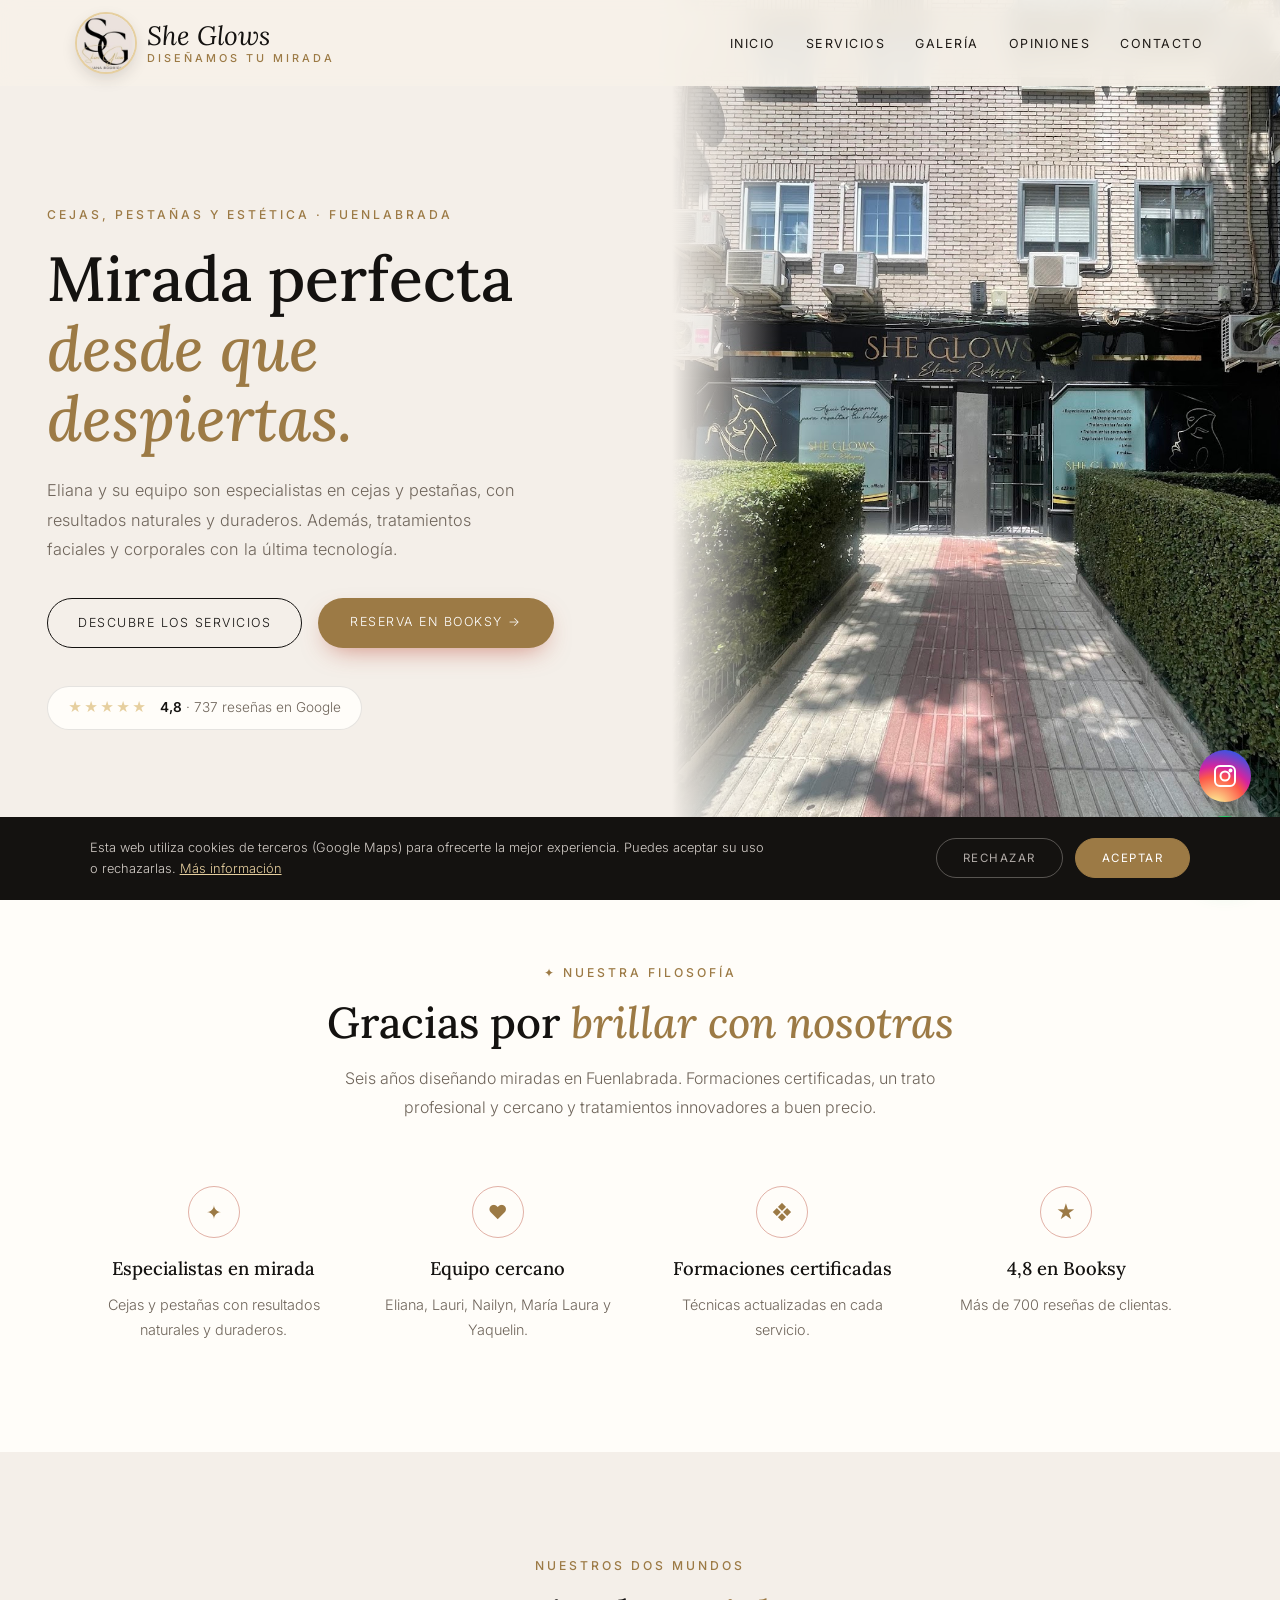
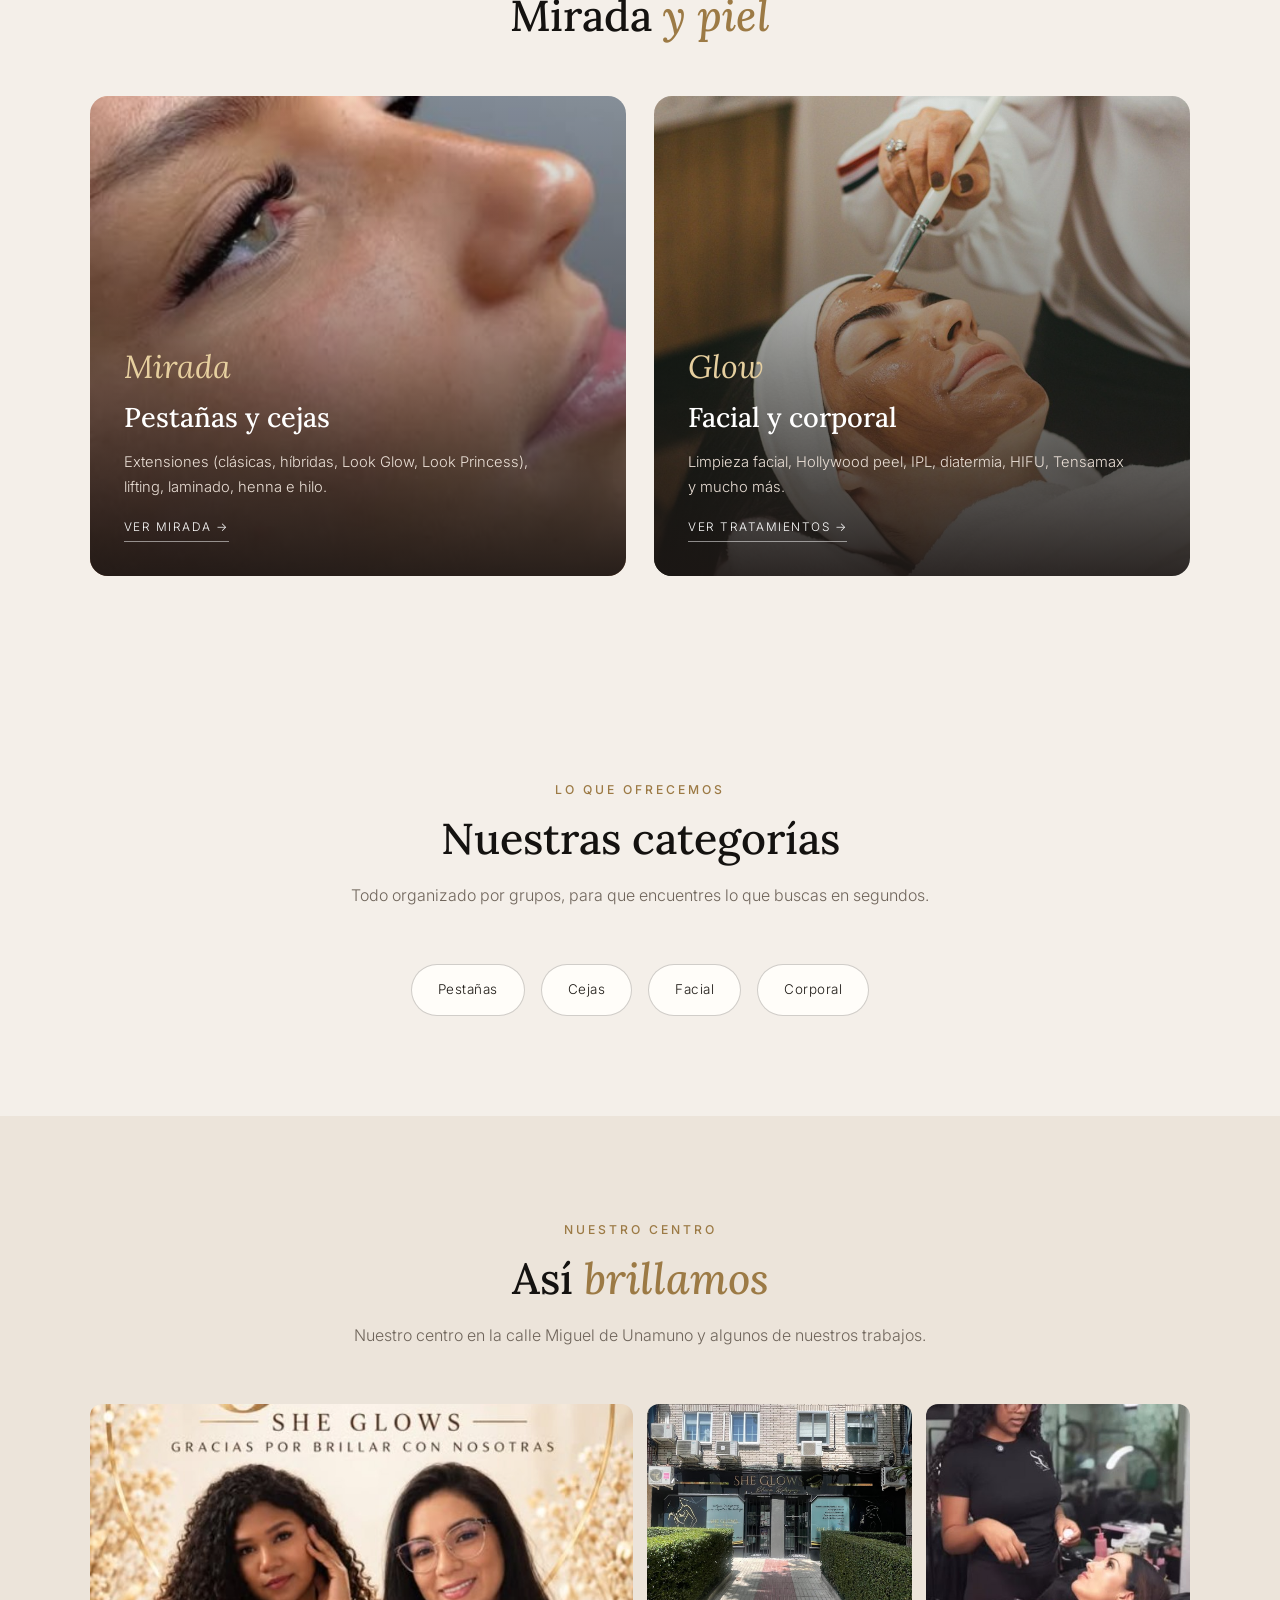
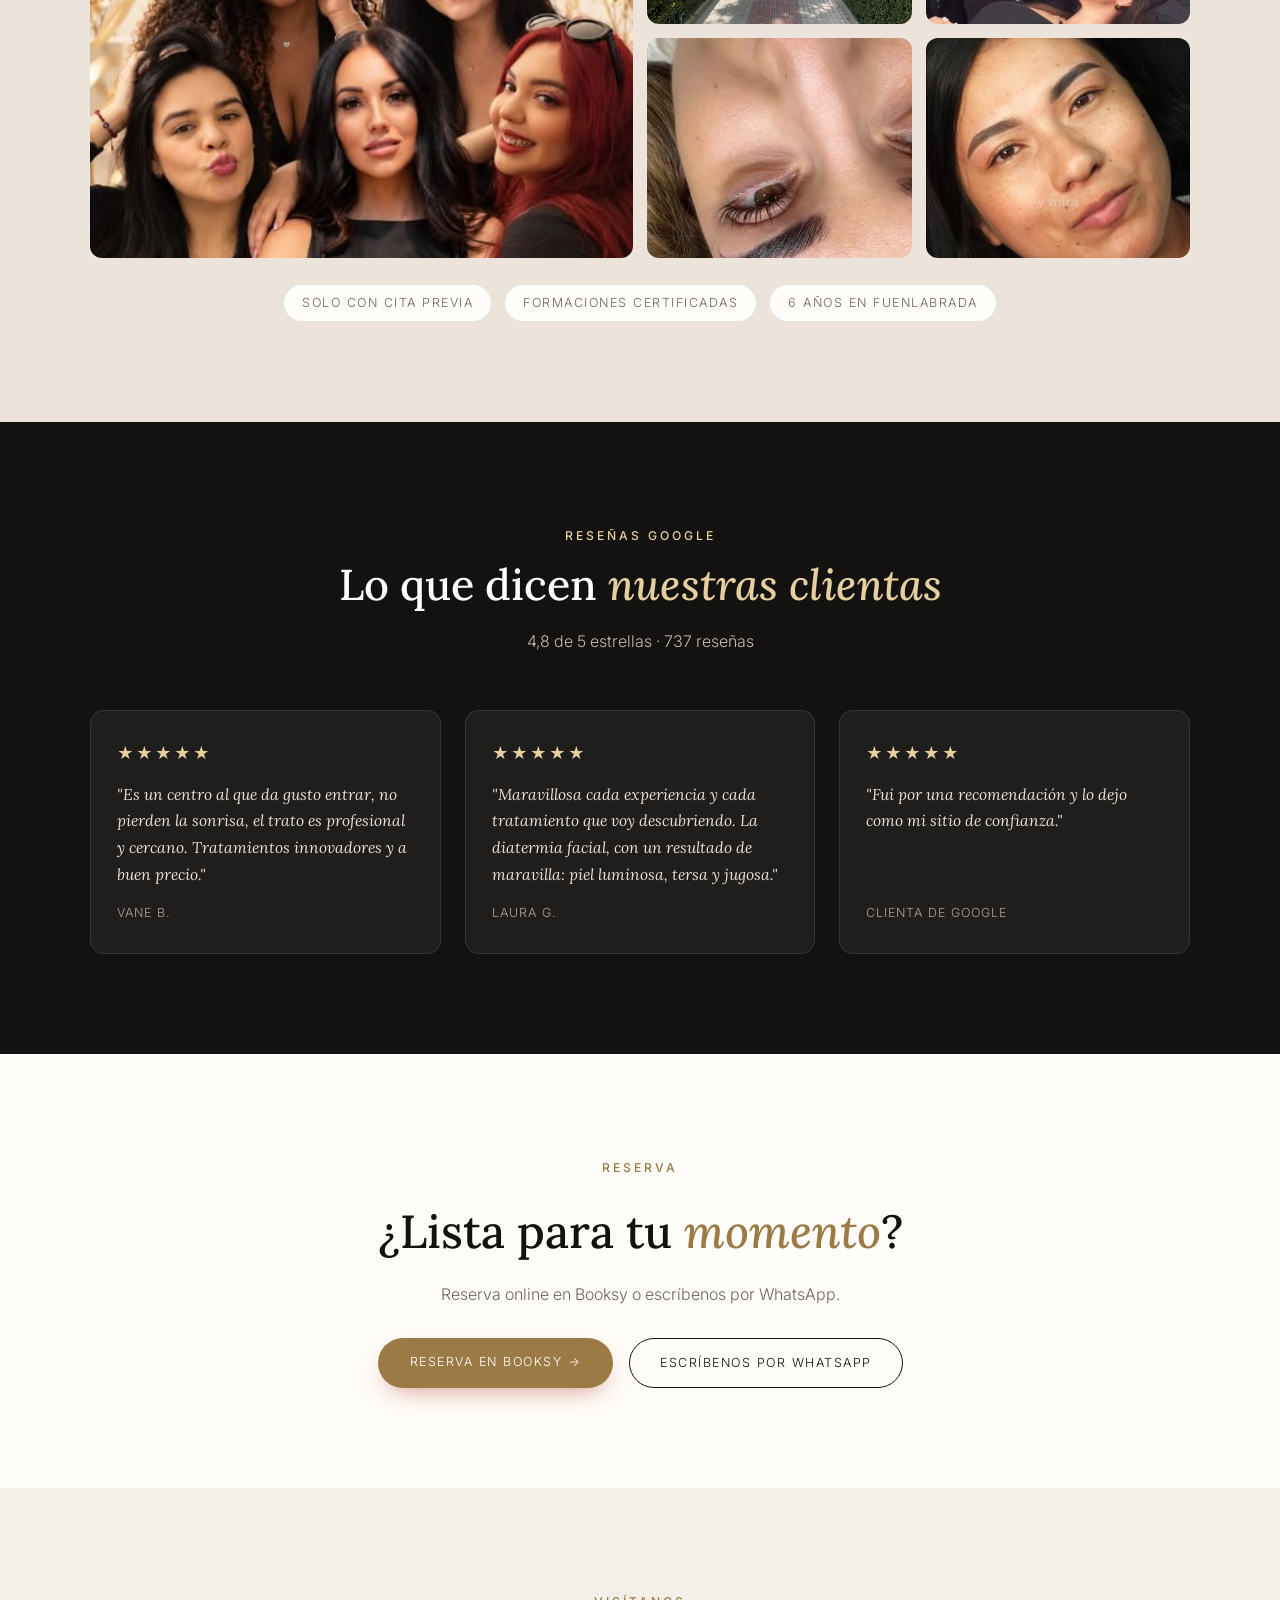
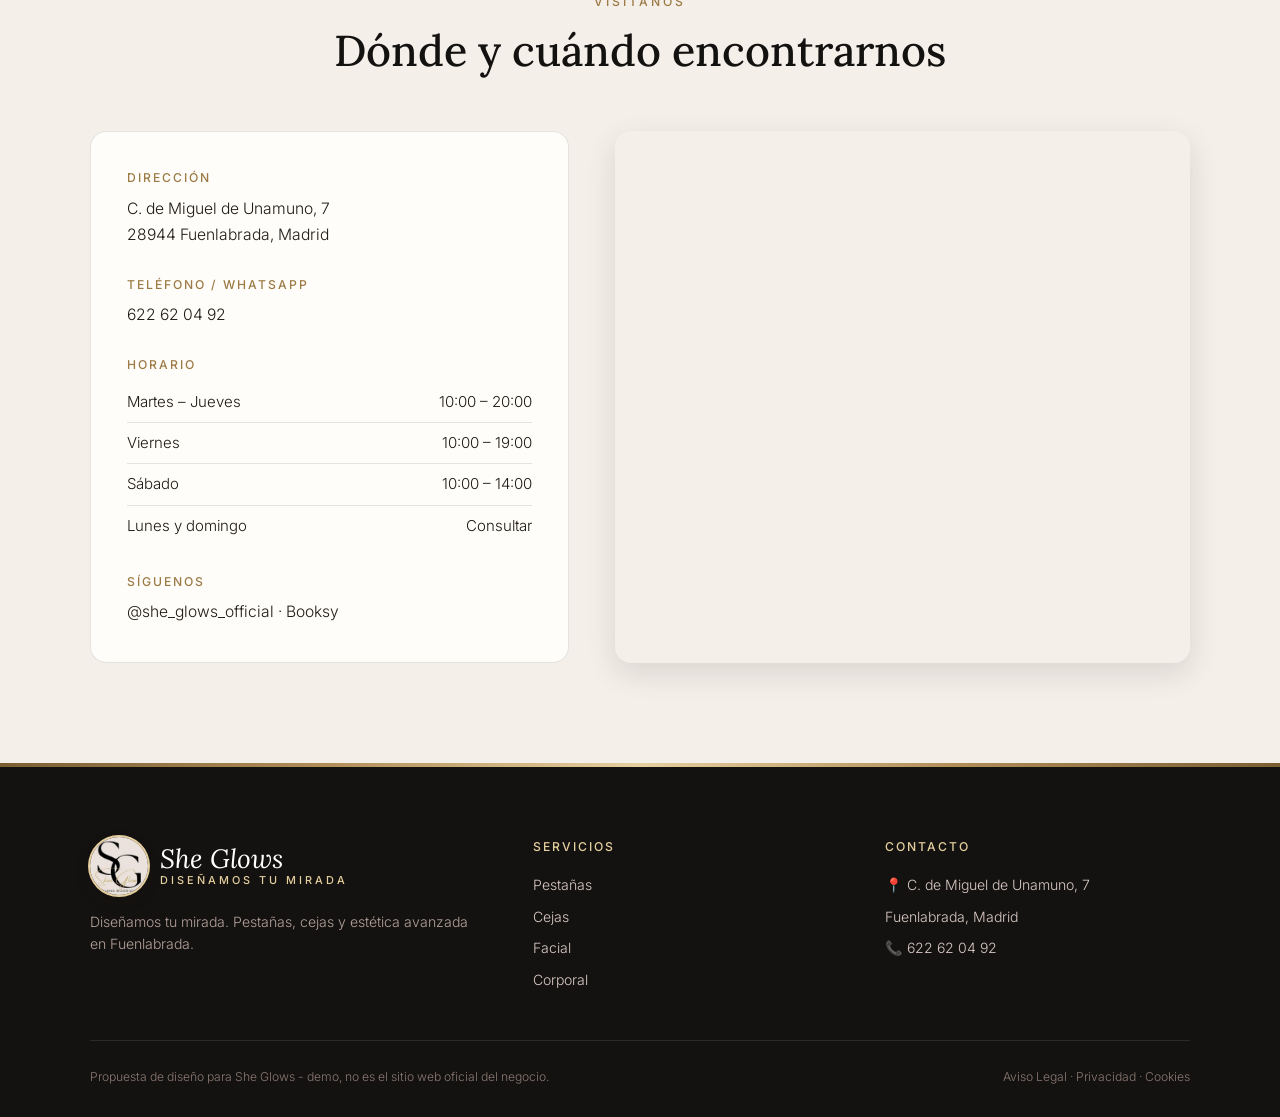
<file: index.html>
<!DOCTYPE html>
<html lang="es">
<head>
<meta charset="UTF-8">
<meta name="viewport" content="width=device-width, initial-scale=1.0">
<title>She Glows — Pestañas, cejas y estética avanzada en Fuenlabrada</title>
<meta name="description" content="She Glows en C. de Miguel de Unamuno 7 (Fuenlabrada). Extensiones y lifting de pestañas, diseño de cejas con henna e hilo, micropigmentación, tratamientos faciales (Hollywood peel, IPL, diatermia) y corporales (HIFU, Tensamax, presoterapia, maderoterapia). 4,8★ en Booksy.">
<meta name="theme-color" content="#141210">
<meta property="og:title" content="She Glows · Fuenlabrada">
<meta property="og:image" content="fachada.jpg">
<link rel="icon" href="logo.jpg">
<link rel="preconnect" href="https://fonts.googleapis.com"><link rel="preconnect" href="https://fonts.gstatic.com" crossorigin><link href="https://fonts.googleapis.com/css2?family=Lora:ital,wght@0,500;0,600;1,500&family=Inter:wght@300;400;500;600&display=swap" rel="stylesheet">
<link rel="stylesheet" href="styles.css">
</head>
<body>

<header id="header">
  <a href="index.html" class="logo" aria-label="She Glows, inicio"><img src="logo.jpg" alt="" class="logo-badge"><span class="logo-text"><span class="script">She Glows</span><small>Diseñamos tu mirada</small></span></a>
  <nav id="nav" aria-label="Navegación principal"><ul><li><a href="index.html#inicio">Inicio</a></li><li><a href="servicios.html">Servicios</a></li><li><a href="index.html#galeria">Galería</a></li><li><a href="index.html#opiniones">Opiniones</a></li><li><a href="index.html#contacto">Contacto</a></li></ul></nav><button class="nav-toggle" id="navToggle" aria-label="Abrir menú">☰</button>
</header>

<section class="hero" id="inicio">
  <div class="hero-text">
    <span class="eyebrow">Cejas, pestañas y estética · Fuenlabrada</span>
    <h1>Mirada perfecta <em>desde que despiertas.</em></h1>
    <p>Eliana y su equipo son especialistas en cejas y pestañas, con resultados naturales y duraderos. Además, tratamientos faciales y corporales con la última tecnología.</p>
    <div class="hero-ctas">
      <a href="servicios.html" class="btn-outline">Descubre los servicios</a>
      <a href="https://booksy.com/es-es/7993_she-glows_cejas-y-pestanas_53724_fuenlabrada" class="btn-solid" target="_blank" rel="noopener">Reserva en Booksy →</a>
    </div>
    <a class="hero-rating" href="https://www.google.com/maps/search/?api=1&query=She+Glows,+C.+de+Miguel+de+Unamuno+7,+Fuenlabrada" target="_blank" rel="noopener"><span class="stars">★★★★★</span><span><strong>4,8</strong> · 737 reseñas en Google</span></a>
  </div>
  <div class="hero-img"><img src="fachada.jpg" alt="Fachada de She Glows en Fuenlabrada" style="object-position:center 45%;"></div>
</section>

<section class="trust">
  <div class="section-head">
    <span class="eyebrow">✦ Nuestra filosofía</span>
    <h2>Gracias por <em>brillar con nosotras</em></h2>
    <p>Seis años diseñando miradas en Fuenlabrada. Formaciones certificadas, un trato profesional y cercano y tratamientos innovadores a buen precio.</p>
  </div>
  <div class="trust-grid">
    <div class="trust-card"><span class="trust-ic">✦</span><h3>Especialistas en mirada</h3><p>Cejas y pestañas con resultados naturales y duraderos.</p></div>
    <div class="trust-card"><span class="trust-ic">♥</span><h3>Equipo cercano</h3><p>Eliana, Lauri, Nailyn, María Laura y Yaquelin.</p></div>
    <div class="trust-card"><span class="trust-ic">❖</span><h3>Formaciones certificadas</h3><p>Técnicas actualizadas en cada servicio.</p></div>
    <div class="trust-card"><span class="trust-ic">★</span><h3>4,8 en Booksy</h3><p>Más de 700 reseñas de clientas.</p></div>
  </div>
</section>

<section class="worlds">
  <div class="section-head">
    <span class="eyebrow">Nuestros dos mundos</span>
    <h2>Mirada <em>y piel</em></h2>
  </div>
  <div class="worlds-grid">
    <a href="servicios.html#pestanas" class="world-card"><img src="ig_pestanas_perfil.jpg" alt="Pestañas y cejas"><div class="world-text"><span class="script">Mirada</span><h3>Pestañas y cejas</h3><p>Extensiones (clásicas, híbridas, Look Glow, Look Princess), lifting, laminado, henna e hilo.</p><span class="world-link">Ver mirada →</span></div></a>
    <a href="servicios.html#facial" class="world-card"><img src="u_facial.jpg" alt="Facial y corporal"><div class="world-text"><span class="script">Glow</span><h3>Facial y corporal</h3><p>Limpieza facial, Hollywood peel, IPL, diatermia, HIFU, Tensamax y mucho más.</p><span class="world-link">Ver tratamientos →</span></div></a>
  </div>
</section>

<section>
  <div class="section-head">
    <span class="eyebrow">Lo que ofrecemos</span>
    <h2>Nuestras categorías</h2>
    <p>Todo organizado por grupos, para que encuentres lo que buscas en segundos.</p>
  </div>
  <div class="cat-pills">
    <a href="servicios.html#pestanas" class="cat-pill">Pestañas</a>
    <a href="servicios.html#cejas" class="cat-pill">Cejas</a>
    <a href="servicios.html#facial" class="cat-pill">Facial</a>
    <a href="servicios.html#corporal" class="cat-pill">Corporal</a>
  </div>
</section>

<section class="gallery-wrap" id="galeria">
  <div class="section-head">
    <span class="eyebrow">Nuestro centro</span>
    <h2>Así <em>brillamos</em></h2>
    <p>Nuestro centro en la calle Miguel de Unamuno y algunos de nuestros trabajos.</p>
  </div>
  <div class="gallery">
    <figure class="big"><img src="ig_equipo.jpg" alt="Equipo de She Glows" loading="lazy"></figure>
    <figure><img src="fachada.jpg" alt="Fachada de She Glows" loading="lazy"></figure>
    <figure><img src="ig_cabina.jpg" alt="Cabina de pestañas" loading="lazy"></figure>
    <figure><img src="ig_pestanas_cejas.jpg" alt="Pestañas y cejas" loading="lazy"></figure>
    <figure><img src="ig_cejas.jpg" alt="Diseño de cejas" loading="lazy"></figure>
  </div>
  <div class="brands"><span>Solo con cita previa</span><span>Formaciones certificadas</span><span>6 años en Fuenlabrada</span></div>
</section>

<section class="reviews-wrap" id="opiniones">
  <div class="section-head">
    <span class="eyebrow">Reseñas Google</span>
    <h2>Lo que dicen <em>nuestras clientas</em></h2>
    <p>4,8 de 5 estrellas · 737 reseñas</p>
  </div>
  <div class="review-grid">
    <div class="review-card"><div class="stars">★★★★★</div><p>"Es un centro al que da gusto entrar, no pierden la sonrisa, el trato es profesional y cercano. Tratamientos innovadores y a buen precio."</p><cite>Vane B.</cite></div>
    <div class="review-card"><div class="stars">★★★★★</div><p>"Maravillosa cada experiencia y cada tratamiento que voy descubriendo. La diatermia facial, con un resultado de maravilla: piel luminosa, tersa y jugosa."</p><cite>Laura G.</cite></div>
    <div class="review-card"><div class="stars">★★★★★</div><p>"Fui por una recomendación y lo dejo como mi sitio de confianza."</p><cite>Clienta de Google</cite></div>
  </div>
</section>

<section class="cta-section">
  <span class="eyebrow">Reserva</span>
  <h2>¿Lista para tu <em>momento</em>?</h2>
  <p>Reserva online en Booksy o escríbenos por WhatsApp.</p>
  <div class="cta-row">
    <a href="https://booksy.com/es-es/7993_she-glows_cejas-y-pestanas_53724_fuenlabrada" class="btn-solid" target="_blank" rel="noopener">Reserva en Booksy →</a>
    <a href="https://wa.me/34622620492?text=Hola%2C%20quiero%20pedir%20cita%20en%20She%20Glows" class="btn-outline" target="_blank" rel="noopener">Escríbenos por WhatsApp</a>
  </div>
</section>

<section class="contact-section" id="contacto">
  <div class="section-head">
    <span class="eyebrow">Visítanos</span>
    <h2>Dónde y cuándo encontrarnos</h2>
  </div>
  <div class="contact-grid">
    <div class="contact-info">
      <div class="contact-block"><h3>Dirección</h3><p>C. de Miguel de Unamuno, 7<br>28944 Fuenlabrada, Madrid</p></div>
      <div class="contact-block"><h3>Teléfono / WhatsApp</h3><p><a href="tel:+34622620492">622 62 04 92</a></p></div>
      <div class="contact-block"><h3>Horario</h3><ul class="hours-list"><li><span>Martes – Jueves</span><span>10:00 – 20:00</span></li><li><span>Viernes</span><span>10:00 – 19:00</span></li><li><span>Sábado</span><span>10:00 – 14:00</span></li><li><span>Lunes y domingo</span><span>Consultar</span></li></ul></div>
      <div class="contact-block"><h3>Síguenos</h3><p><a href="https://www.instagram.com/she_glows_official/" target="_blank" rel="noopener">@she_glows_official</a> · <a href="https://booksy.com/es-es/7993_she-glows_cejas-y-pestanas_53724_fuenlabrada" target="_blank" rel="noopener">Booksy</a></p></div>
    </div>
    <div class="contact-map">
      <iframe title="Mapa de She Glows" src="https://www.google.com/maps?q=She+Glows,+C.+de+Miguel+de+Unamuno+7,+Fuenlabrada&output=embed" width="100%" height="100%" style="border:0;" allowfullscreen="" loading="lazy" referrerpolicy="no-referrer-when-downgrade"></iframe>
    </div>
  </div>
</section>

<footer>
  <div class="footer-grid">
    <div class="footer-brand">
      <a href="index.html" class="logo light"><img src="logo.jpg" alt="" class="logo-badge"><span class="logo-text"><span class="script">She Glows</span><small>Diseñamos tu mirada</small></span></a>
      <p>Diseñamos tu mirada. Pestañas, cejas y estética avanzada en Fuenlabrada.</p>
    </div>
    <div><h4>Servicios</h4><ul><li><a href="servicios.html#pestanas">Pestañas</a></li><li><a href="servicios.html#cejas">Cejas</a></li><li><a href="servicios.html#facial">Facial</a></li><li><a href="servicios.html#corporal">Corporal</a></li></ul></div>
    <div><h4>Contacto</h4><ul><li>📍 C. de Miguel de Unamuno, 7</li><li>Fuenlabrada, Madrid</li><li>📞 <a href="tel:+34622620492">622 62 04 92</a></li></ul></div>
  </div>
  <div class="footer-bottom">
    <span>Propuesta de diseño para She Glows - demo, no es el sitio web oficial del negocio.</span>
    <span><a href="aviso-legal.html">Aviso Legal</a> &middot; <a href="politica-privacidad.html">Privacidad</a> &middot; <a href="politica-cookies.html">Cookies</a></span>
  </div>
</footer>

<div id="cookie-banner" class="cookie-banner"><p>Esta web utiliza cookies de terceros (Google Maps) para ofrecerte la mejor experiencia. Puedes aceptar su uso o rechazarlas. <a href="politica-cookies.html">Más información</a></p><div class="cookie-actions"><button onclick="setCookieChoice('rejected')" class="ck-reject">Rechazar</button><button onclick="setCookieChoice('accepted')" class="ck-accept">Aceptar</button></div></div>
<div class="social-fabs"><a class="ig-fab" href="https://www.instagram.com/she_glows_official/" target="_blank" rel="noopener" aria-label="Visitar Instagram"><svg width="24" height="24" viewBox="0 0 24 24" fill="none" stroke="white" stroke-width="2"><rect x="2" y="2" width="20" height="20" rx="5"/><circle cx="12" cy="12" r="4.5"/><circle cx="17.5" cy="6.5" r="1" fill="white"/></svg></a><a class="wa-fab" href="https://wa.me/34622620492?text=Hola%2C%20quiero%20pedir%20cita%20en%20She%20Glows" target="_blank" rel="noopener" aria-label="Escribir por WhatsApp"><svg width="28" height="28" viewBox="0 0 24 24" fill="white"><path d="M17.5 14.4c-.3-.1-1.8-.9-2-1s-.5-.1-.7.1-.8 1-.9 1.2-.3.2-.6.1a8.2 8.2 0 0 1-2.4-1.5 9 9 0 0 1-1.7-2.1c-.2-.3 0-.5.1-.6l.4-.5.3-.5v-.5l-.9-2.2c-.2-.6-.5-.5-.7-.5h-.6a1.1 1.1 0 0 0-.8.4 3.4 3.4 0 0 0-1 2.5 5.9 5.9 0 0 0 1.2 3.1 13.5 13.5 0 0 0 5.2 4.6c2.6 1 2.6.7 3.1.6a2.6 2.6 0 0 0 1.7-1.2 2.1 2.1 0 0 0 .2-1.2c-.1-.1-.3-.2-.6-.3ZM12 21.8a9.8 9.8 0 0 1-5-1.4l-.4-.2-3.7 1 1-3.6-.2-.4A9.8 9.8 0 1 1 12 21.8Zm8.4-18.3A11.8 11.8 0 0 0 1.8 17.7L.2 23.8l6.3-1.6a11.8 11.8 0 0 0 5.6 1.4A11.8 11.8 0 0 0 20.4 3.5Z"/></svg></a></div>
<script src="main.js"></script>
</body>
</html>
</file>
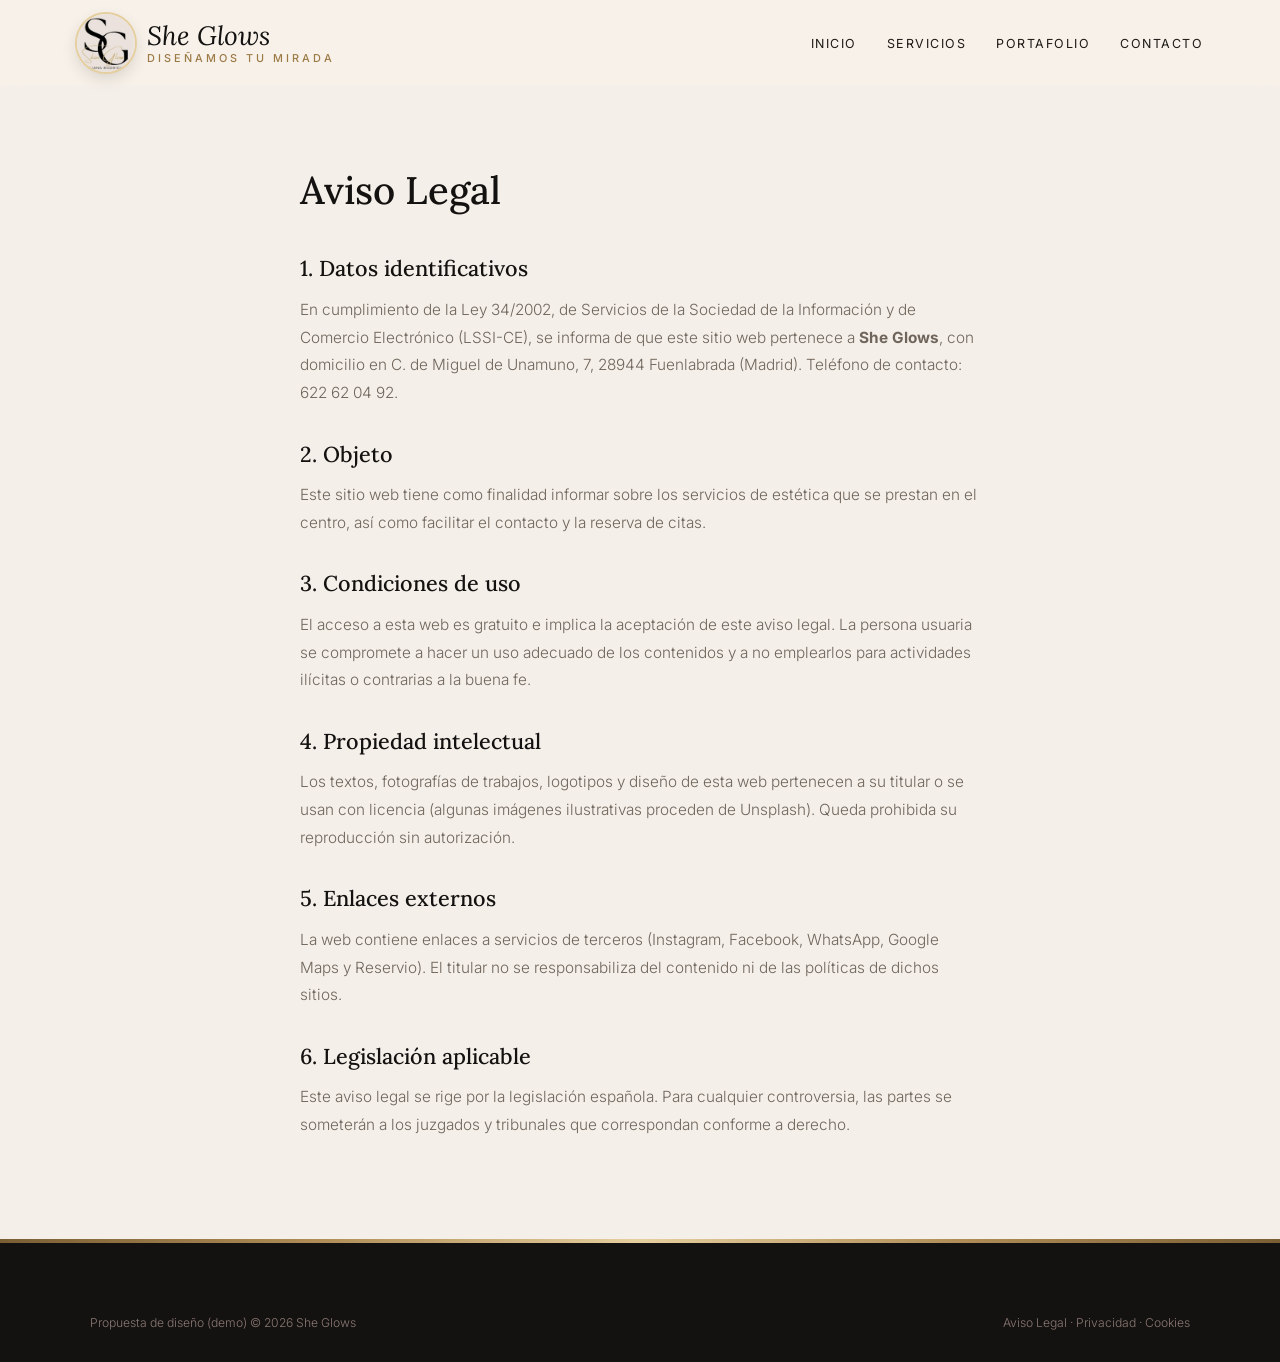
<file: aviso-legal.html>
<!DOCTYPE html>
<html lang="es">
<head>
<meta charset="UTF-8">
<meta name="viewport" content="width=device-width, initial-scale=1.0">
<title>Aviso Legal — She Glows</title>
<meta name="robots" content="noindex">
<link rel="icon" href="logo.jpg">
<link rel="preconnect" href="https://fonts.googleapis.com">
<link href="https://fonts.googleapis.com/css2?family=Lora:ital,wght@0,500;0,600;1,500&family=Inter:wght@300;400;500;600&display=swap" rel="stylesheet">
<link rel="stylesheet" href="styles.css">
</head>
<body>
<header id="header" class="scrolled">
  <a href="index.html" class="logo" aria-label="She Glows, inicio">
    <img src="logo.jpg" alt="" class="logo-badge">
    <span class="logo-text"><span class="script">She Glows</span><small>Diseñamos tu mirada</small></span>
  </a>
  <nav id="nav" aria-label="Navegación principal">
    <ul>
      <li><a href="index.html#inicio">Inicio</a></li>
      <li><a href="servicios.html">Servicios</a></li>
      <li><a href="portafolio.html">Portafolio</a></li>
      <li><a href="index.html#contacto">Contacto</a></li>
    </ul>
  </nav>
  <button class="nav-toggle" id="navToggle" aria-label="Abrir menú">☰</button>
</header>
<main class="legal"><h1>Aviso Legal</h1>
<h2>1. Datos identificativos</h2>
<p>En cumplimiento de la Ley 34/2002, de Servicios de la Sociedad de la Información y de Comercio Electrónico (LSSI-CE), se informa de que este sitio web pertenece a <strong>She Glows</strong>, con domicilio en C. de Miguel de Unamuno, 7, 28944 Fuenlabrada (Madrid). Teléfono de contacto: 622 62 04 92.</p>
<h2>2. Objeto</h2>
<p>Este sitio web tiene como finalidad informar sobre los servicios de estética que se prestan en el centro, así como facilitar el contacto y la reserva de citas.</p>
<h2>3. Condiciones de uso</h2>
<p>El acceso a esta web es gratuito e implica la aceptación de este aviso legal. La persona usuaria se compromete a hacer un uso adecuado de los contenidos y a no emplearlos para actividades ilícitas o contrarias a la buena fe.</p>
<h2>4. Propiedad intelectual</h2>
<p>Los textos, fotografías de trabajos, logotipos y diseño de esta web pertenecen a su titular o se usan con licencia (algunas imágenes ilustrativas proceden de Unsplash). Queda prohibida su reproducción sin autorización.</p>
<h2>5. Enlaces externos</h2>
<p>La web contiene enlaces a servicios de terceros (Instagram, Facebook, WhatsApp, Google Maps y Reservio). El titular no se responsabiliza del contenido ni de las políticas de dichos sitios.</p>
<h2>6. Legislación aplicable</h2>
<p>Este aviso legal se rige por la legislación española. Para cualquier controversia, las partes se someterán a los juzgados y tribunales que correspondan conforme a derecho.</p></main>
<footer>
  <div class="footer-bottom" style="margin-top:0">
    <span>Propuesta de diseño (demo) © 2026 She Glows</span>
    <span><a href="aviso-legal.html">Aviso Legal</a> &middot; <a href="politica-privacidad.html">Privacidad</a> &middot; <a href="politica-cookies.html">Cookies</a></span>
  </div>
</footer>
<script src="main.js"></script>
</body>
</html>
</file>
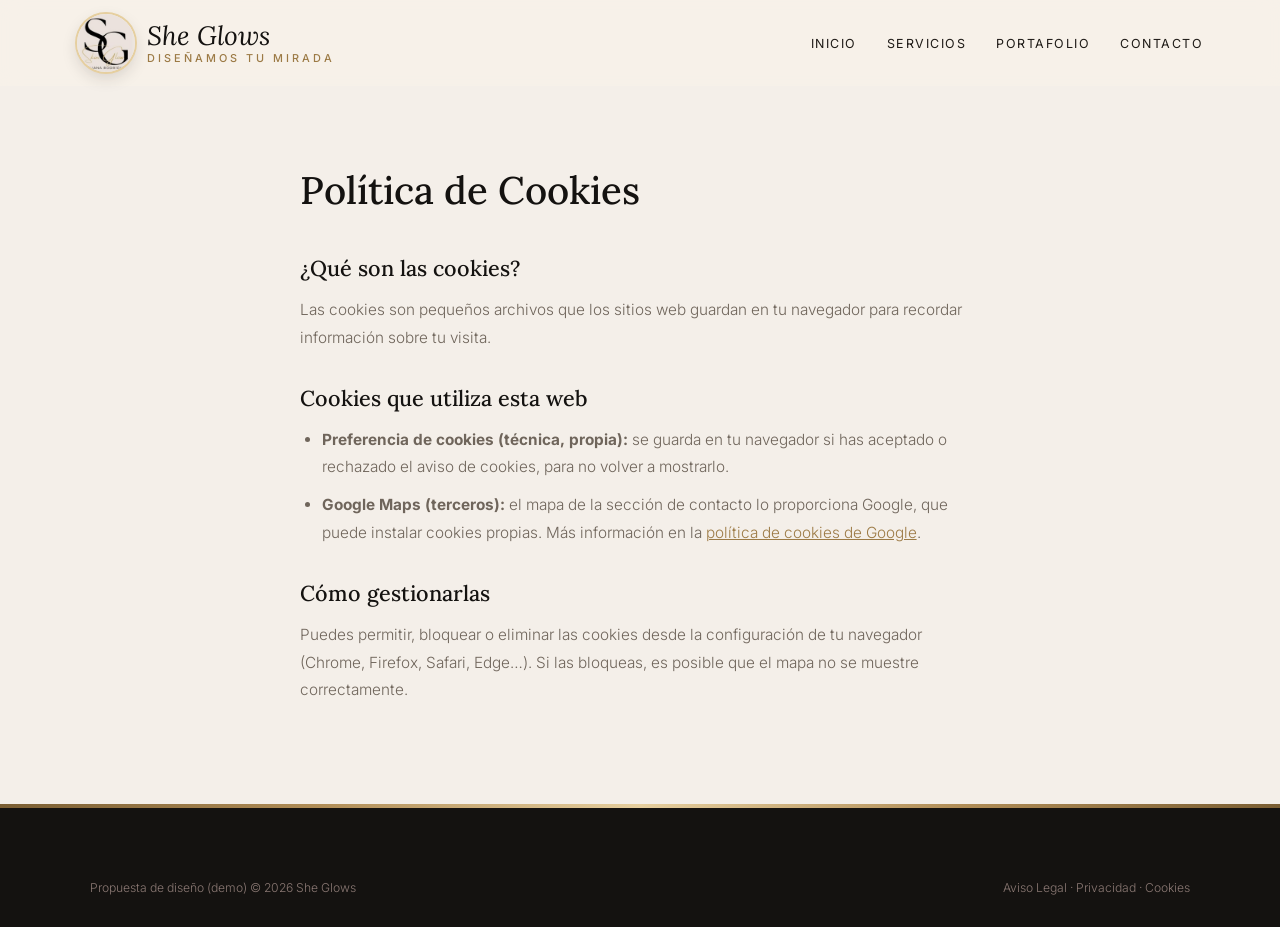
<file: politica-cookies.html>
<!DOCTYPE html>
<html lang="es">
<head>
<meta charset="UTF-8">
<meta name="viewport" content="width=device-width, initial-scale=1.0">
<title>Política de Cookies — She Glows</title>
<meta name="robots" content="noindex">
<link rel="icon" href="logo.jpg">
<link rel="preconnect" href="https://fonts.googleapis.com">
<link href="https://fonts.googleapis.com/css2?family=Lora:ital,wght@0,500;0,600;1,500&family=Inter:wght@300;400;500;600&display=swap" rel="stylesheet">
<link rel="stylesheet" href="styles.css">
</head>
<body>
<header id="header" class="scrolled">
  <a href="index.html" class="logo" aria-label="She Glows, inicio">
    <img src="logo.jpg" alt="" class="logo-badge">
    <span class="logo-text"><span class="script">She Glows</span><small>Diseñamos tu mirada</small></span>
  </a>
  <nav id="nav" aria-label="Navegación principal">
    <ul>
      <li><a href="index.html#inicio">Inicio</a></li>
      <li><a href="servicios.html">Servicios</a></li>
      <li><a href="portafolio.html">Portafolio</a></li>
      <li><a href="index.html#contacto">Contacto</a></li>
    </ul>
  </nav>
  <button class="nav-toggle" id="navToggle" aria-label="Abrir menú">☰</button>
</header>
<main class="legal"><h1>Política de Cookies</h1>
<h2>¿Qué son las cookies?</h2>
<p>Las cookies son pequeños archivos que los sitios web guardan en tu navegador para recordar información sobre tu visita.</p>
<h2>Cookies que utiliza esta web</h2>
<ul>
<li><strong>Preferencia de cookies (técnica, propia):</strong> se guarda en tu navegador si has aceptado o rechazado el aviso de cookies, para no volver a mostrarlo.</li>
<li><strong>Google Maps (terceros):</strong> el mapa de la sección de contacto lo proporciona Google, que puede instalar cookies propias. Más información en la <a href="https://policies.google.com/technologies/cookies" target="_blank" rel="noopener">política de cookies de Google</a>.</li>
</ul>
<h2>Cómo gestionarlas</h2>
<p>Puedes permitir, bloquear o eliminar las cookies desde la configuración de tu navegador (Chrome, Firefox, Safari, Edge…). Si las bloqueas, es posible que el mapa no se muestre correctamente.</p></main>
<footer>
  <div class="footer-bottom" style="margin-top:0">
    <span>Propuesta de diseño (demo) © 2026 She Glows</span>
    <span><a href="aviso-legal.html">Aviso Legal</a> &middot; <a href="politica-privacidad.html">Privacidad</a> &middot; <a href="politica-cookies.html">Cookies</a></span>
  </div>
</footer>
<script src="main.js"></script>
</body>
</html>
</file>
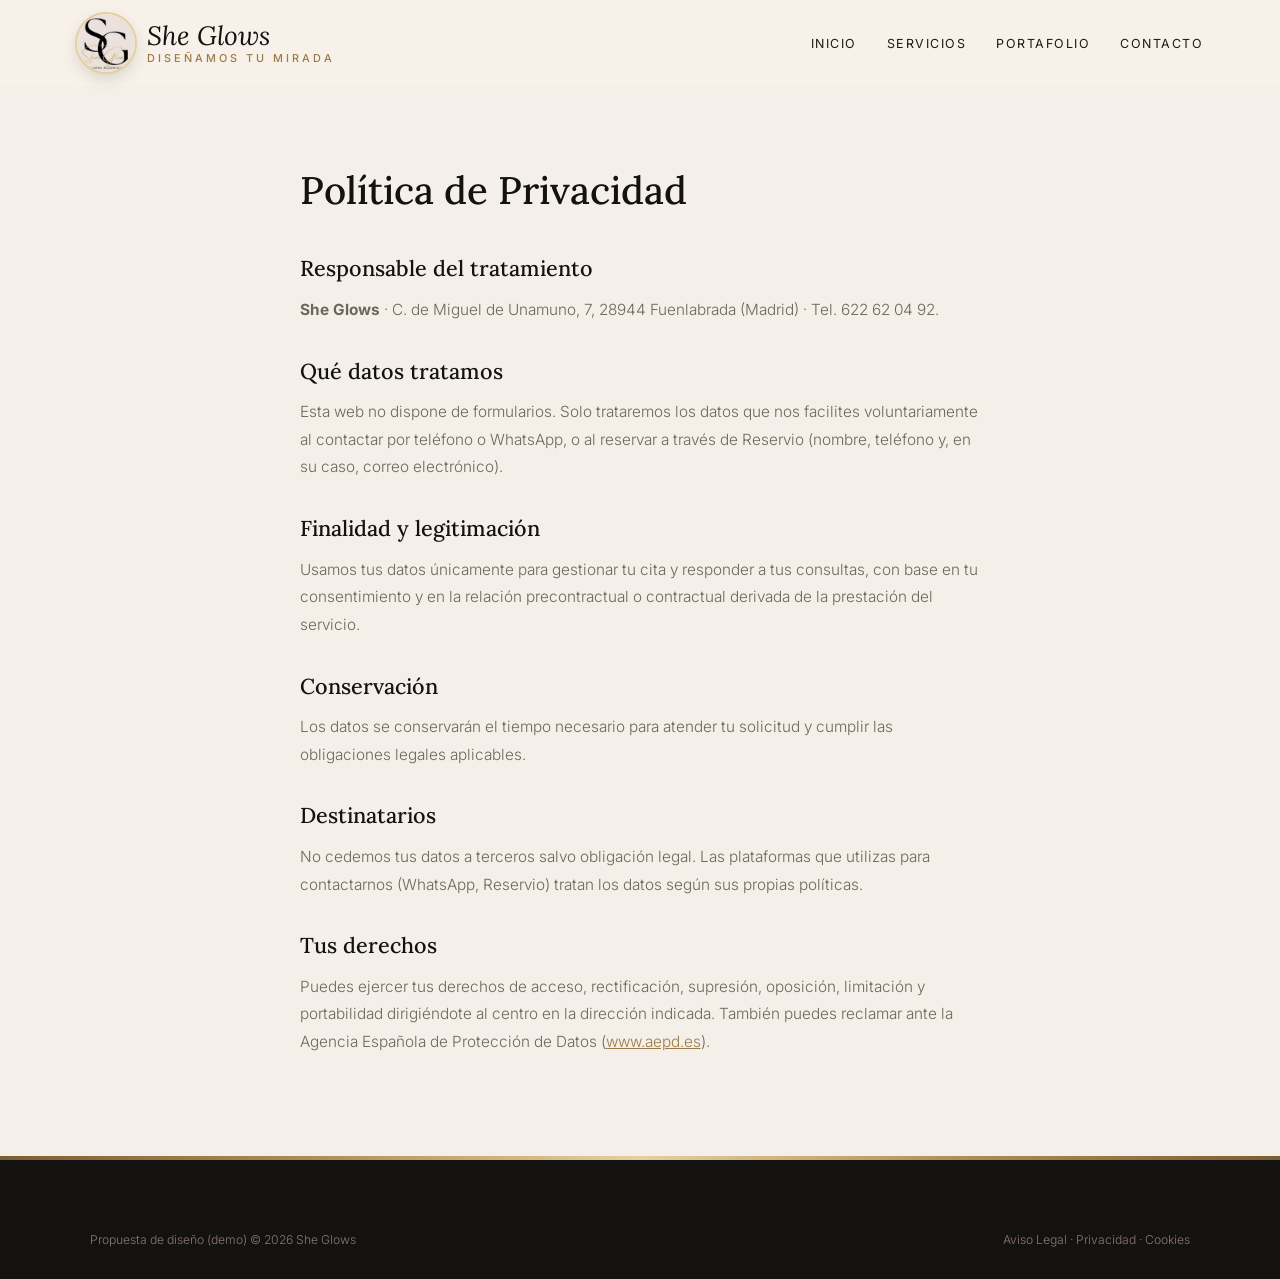
<file: politica-privacidad.html>
<!DOCTYPE html>
<html lang="es">
<head>
<meta charset="UTF-8">
<meta name="viewport" content="width=device-width, initial-scale=1.0">
<title>Política de Privacidad — She Glows</title>
<meta name="robots" content="noindex">
<link rel="icon" href="logo.jpg">
<link rel="preconnect" href="https://fonts.googleapis.com">
<link href="https://fonts.googleapis.com/css2?family=Lora:ital,wght@0,500;0,600;1,500&family=Inter:wght@300;400;500;600&display=swap" rel="stylesheet">
<link rel="stylesheet" href="styles.css">
</head>
<body>
<header id="header" class="scrolled">
  <a href="index.html" class="logo" aria-label="She Glows, inicio">
    <img src="logo.jpg" alt="" class="logo-badge">
    <span class="logo-text"><span class="script">She Glows</span><small>Diseñamos tu mirada</small></span>
  </a>
  <nav id="nav" aria-label="Navegación principal">
    <ul>
      <li><a href="index.html#inicio">Inicio</a></li>
      <li><a href="servicios.html">Servicios</a></li>
      <li><a href="portafolio.html">Portafolio</a></li>
      <li><a href="index.html#contacto">Contacto</a></li>
    </ul>
  </nav>
  <button class="nav-toggle" id="navToggle" aria-label="Abrir menú">☰</button>
</header>
<main class="legal"><h1>Política de Privacidad</h1>
<h2>Responsable del tratamiento</h2>
<p><strong>She Glows</strong> · C. de Miguel de Unamuno, 7, 28944 Fuenlabrada (Madrid) · Tel. 622 62 04 92.</p>
<h2>Qué datos tratamos</h2>
<p>Esta web no dispone de formularios. Solo trataremos los datos que nos facilites voluntariamente al contactar por teléfono o WhatsApp, o al reservar a través de Reservio (nombre, teléfono y, en su caso, correo electrónico).</p>
<h2>Finalidad y legitimación</h2>
<p>Usamos tus datos únicamente para gestionar tu cita y responder a tus consultas, con base en tu consentimiento y en la relación precontractual o contractual derivada de la prestación del servicio.</p>
<h2>Conservación</h2>
<p>Los datos se conservarán el tiempo necesario para atender tu solicitud y cumplir las obligaciones legales aplicables.</p>
<h2>Destinatarios</h2>
<p>No cedemos tus datos a terceros salvo obligación legal. Las plataformas que utilizas para contactarnos (WhatsApp, Reservio) tratan los datos según sus propias políticas.</p>
<h2>Tus derechos</h2>
<p>Puedes ejercer tus derechos de acceso, rectificación, supresión, oposición, limitación y portabilidad dirigiéndote al centro en la dirección indicada. También puedes reclamar ante la Agencia Española de Protección de Datos (<a href="https://www.aepd.es" target="_blank" rel="noopener">www.aepd.es</a>).</p></main>
<footer>
  <div class="footer-bottom" style="margin-top:0">
    <span>Propuesta de diseño (demo) © 2026 She Glows</span>
    <span><a href="aviso-legal.html">Aviso Legal</a> &middot; <a href="politica-privacidad.html">Privacidad</a> &middot; <a href="politica-cookies.html">Cookies</a></span>
  </div>
</footer>
<script src="main.js"></script>
</body>
</html>
</file>
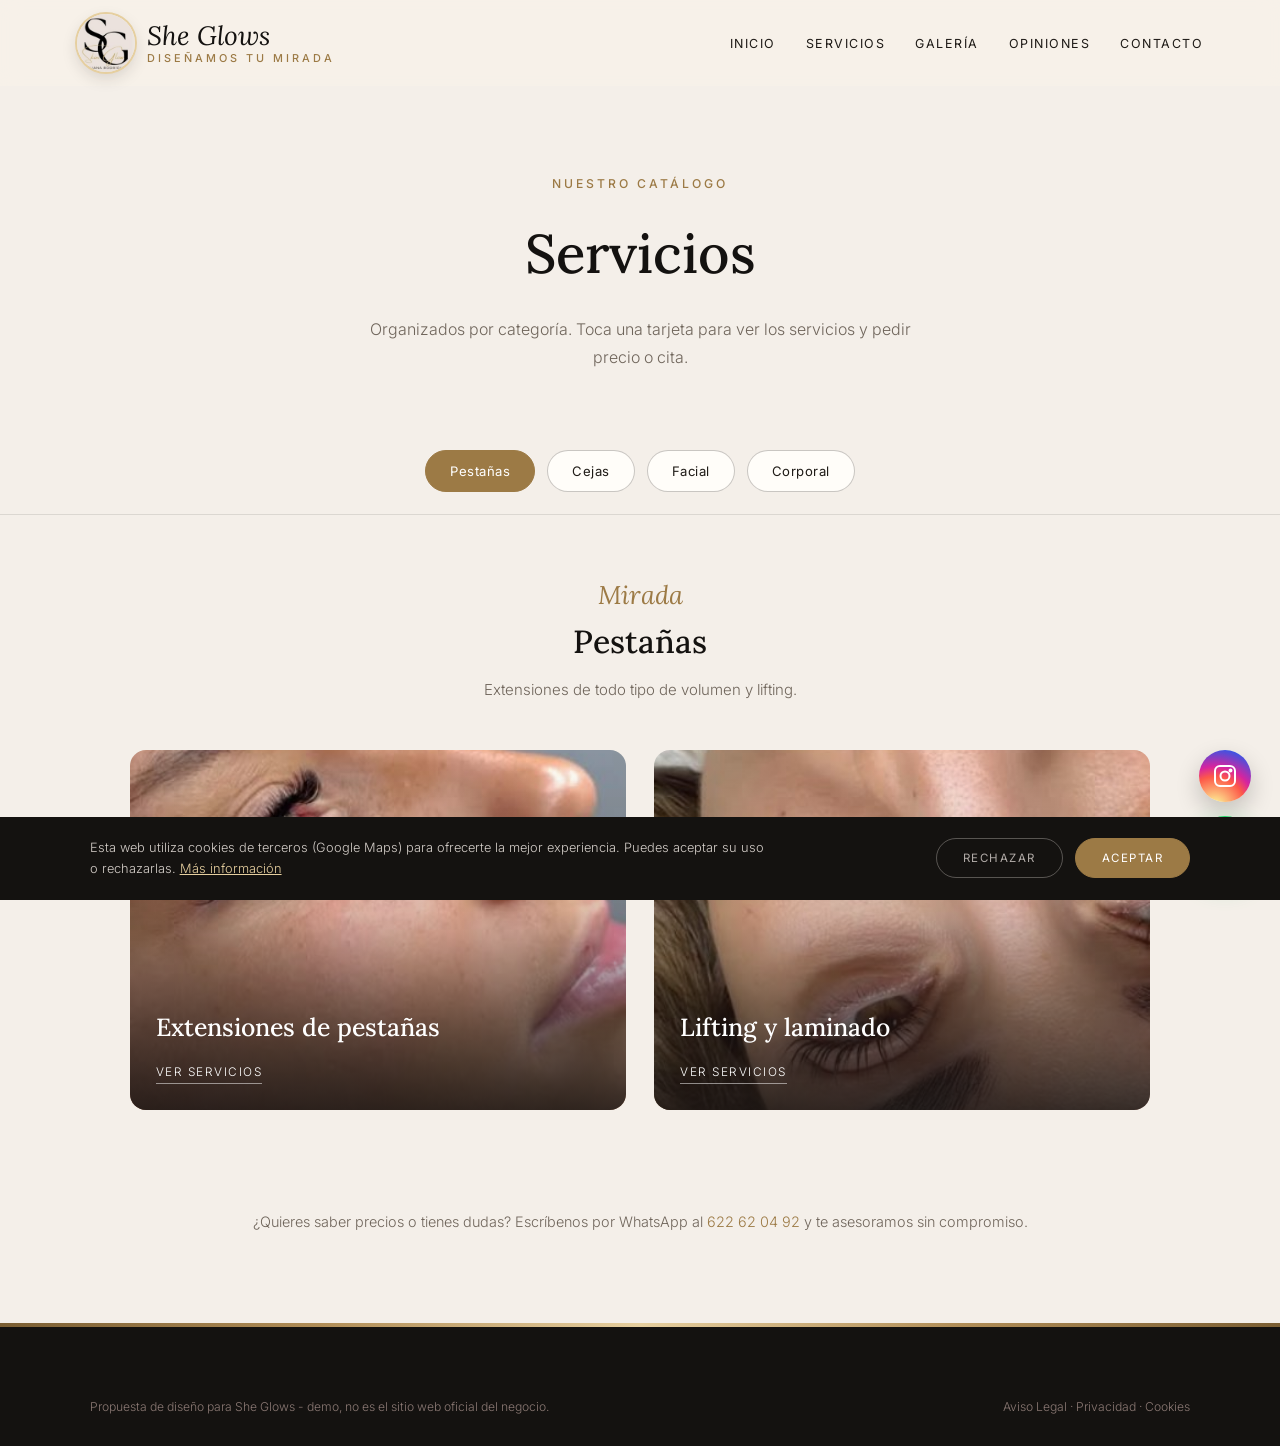
<file: servicios.html>
<!DOCTYPE html>
<html lang="es">
<head>
<meta charset="UTF-8">
<meta name="viewport" content="width=device-width, initial-scale=1.0">
<title>Servicios — She Glows · Fuenlabrada</title>
<meta name="description" content="Servicios de She Glows en Fuenlabrada.">
<link rel="icon" href="logo.jpg">
<link rel="preconnect" href="https://fonts.googleapis.com"><link rel="preconnect" href="https://fonts.gstatic.com" crossorigin><link href="https://fonts.googleapis.com/css2?family=Lora:ital,wght@0,500;0,600;1,500&family=Inter:wght@300;400;500;600&display=swap" rel="stylesheet">
<link rel="stylesheet" href="styles.css">
</head>
<body>

<header id="header" class="scrolled">
  <a href="index.html" class="logo" aria-label="She Glows, inicio"><img src="logo.jpg" alt="" class="logo-badge"><span class="logo-text"><span class="script">She Glows</span><small>Diseñamos tu mirada</small></span></a>
  <nav id="nav" aria-label="Navegación principal"><ul><li><a href="index.html#inicio">Inicio</a></li><li><a href="servicios.html">Servicios</a></li><li><a href="index.html#galeria">Galería</a></li><li><a href="index.html#opiniones">Opiniones</a></li><li><a href="index.html#contacto">Contacto</a></li></ul></nav><button class="nav-toggle" id="navToggle" aria-label="Abrir menú">☰</button>
</header>

<div class="page-hero">
  <span class="eyebrow">Nuestro catálogo</span>
  <h1>Servicios</h1>
  <p>Organizados por categoría. Toca una tarjeta para ver los servicios y pedir precio o cita.</p>
</div>

<div class="tabs">
  <button class="tab-btn active" data-tab="pestanas">Pestañas</button>
  <button class="tab-btn" data-tab="cejas">Cejas</button>
  <button class="tab-btn" data-tab="facial">Facial</button>
  <button class="tab-btn" data-tab="corporal">Corporal</button>
  
</div>

<div class="tab-panel active" id="pestanas">
  <div class="tab-intro"><span class="script">Mirada</span><h2>Pestañas</h2><p>Extensiones de todo tipo de volumen y lifting.</p></div>
  <div class="cat-grid">
    <div class="cat-card" onclick="openModal('extensiones')"><img src="ig_pestanas_perfil.jpg" alt="Extensiones de pestañas" loading="lazy"><div class="cat-card-text"><h3>Extensiones de pestañas</h3><span>Ver servicios</span></div></div>
    <div class="cat-card" onclick="openModal('lifting')"><img src="ig_pestanas_cejas.jpg" alt="Lifting y laminado" loading="lazy"><div class="cat-card-text"><h3>Lifting y laminado</h3><span>Ver servicios</span></div></div>
  </div>
</div>

<div class="tab-panel" id="cejas">
  <div class="tab-intro"><span class="script">Diseño</span><h2>Cejas</h2><p>Diseño de cejas con henna, hilo y micropigmentación.</p></div>
  <div class="cat-grid single">
    <div class="cat-card" onclick="openModal('cejas')"><img src="ig_cejas.jpg" alt="Diseño de cejas" loading="lazy"><div class="cat-card-text"><h3>Diseño de cejas</h3><span>Ver servicios</span></div></div>
  </div>
</div>

<div class="tab-panel" id="facial">
  <div class="tab-intro"><span class="script">Piel</span><h2>Tratamientos faciales</h2><p>Piel luminosa con la última tecnología.</p></div>
  <div class="cat-grid single">
    <div class="cat-card" onclick="openModal('facial')"><img src="u_facial.jpg" alt="Tratamientos faciales" loading="lazy"><div class="cat-card-text"><h3>Tratamientos faciales</h3><span>Ver servicios</span></div></div>
  </div>
</div>

<div class="tab-panel" id="corporal">
  <div class="tab-intro"><span class="script">Cuerpo</span><h2>Tratamientos corporales</h2><p>Moldea y tonifica tu cuerpo.</p></div>
  <div class="cat-grid">
    <div class="cat-card" onclick="openModal('corporal')"><img src="u_corporal.jpg" alt="Tratamientos corporales" loading="lazy"><div class="cat-card-text"><h3>Tratamientos corporales</h3><span>Ver servicios</span></div></div>
    <div class="cat-card" onclick="openModal('laser')"><img src="u_laser.jpg" alt="Depilación láser y bronceado" loading="lazy"><div class="cat-card-text"><h3>Depilación láser y bronceado</h3><span>Ver servicios</span></div></div>
  </div>
</div>


<p class="services-note">¿Quieres saber precios o tienes dudas? Escríbenos por WhatsApp al <a href="https://wa.me/34622620492" target="_blank" rel="noopener" style="color:var(--red)">622 62 04 92</a> y te asesoramos sin compromiso.</p>

<div class="modal-overlay" id="modal-extensiones"><div class="modal">
  <button class="modal-close" onclick="closeModal('extensiones')" aria-label="Cerrar">×</button>
  <h3>Extensiones de pestañas</h3><p class="modal-sub">Todo tipo de volumen</p>
  <div class="svc-row"><div><div class="svc-name">Clásicas / híbridas</div><span class="svc-desc">Naturales, con retoque a las 3 semanas.</span></div><div class="svc-price">Consultar</div></div>
  <div class="svc-row"><div><div class="svc-name">Look Glow</div><span class="svc-desc">Nuestro look estrella.</span></div><div class="svc-price">Consultar</div></div>
  <div class="svc-row"><div><div class="svc-name">Look Princess (2D y 3D)</div><span class="svc-desc">Más volumen y densidad.</span></div><div class="svc-price">Consultar</div></div>
  <div class="svc-row"><div><div class="svc-name">Retoques y retirada</div><span class="svc-desc">Retoque express y retirada de extensiones.</span></div><div class="svc-price">Consultar</div></div>
  <a class="modal-cta" href="https://booksy.com/es-es/7993_she-glows_cejas-y-pestanas_53724_fuenlabrada" target="_blank" rel="noopener">Reservar cita</a>
  <a class="modal-cta alt" href="https://wa.me/34622620492?text=Hola%2C%20quiero%20informaci%C3%B3n%20sobre%20extensiones%20de%20pesta%C3%B1as" target="_blank" rel="noopener">Consultar por WhatsApp</a>
</div></div>

<div class="modal-overlay" id="modal-lifting"><div class="modal">
  <button class="modal-close" onclick="closeModal('lifting')" aria-label="Cerrar">×</button>
  <h3>Lifting y laminado</h3><p class="modal-sub">Mirada natural</p>
  <div class="svc-row"><div><div class="svc-name">Lifting de pestañas</div><span class="svc-desc">Pestañas elevadas desde la raíz.</span></div><div class="svc-price">Consultar</div></div>
  <div class="svc-row"><div><div class="svc-name">Laminado de cejas</div><span class="svc-desc">Cejas peinadas y definidas.</span></div><div class="svc-price">Consultar</div></div>
  <a class="modal-cta" href="https://booksy.com/es-es/7993_she-glows_cejas-y-pestanas_53724_fuenlabrada" target="_blank" rel="noopener">Reservar cita</a>
  <a class="modal-cta alt" href="https://wa.me/34622620492?text=Hola%2C%20quiero%20informaci%C3%B3n%20sobre%20lifting%20y%20laminado" target="_blank" rel="noopener">Consultar por WhatsApp</a>
</div></div>

<div class="modal-overlay" id="modal-cejas"><div class="modal">
  <button class="modal-close" onclick="closeModal('cejas')" aria-label="Cerrar">×</button>
  <h3>Diseño de cejas</h3><p class="modal-sub">Cejas a tu medida</p>
  <div class="svc-row"><div><div class="svc-name">Depilación de cejas con hilo con diseño</div><span class="svc-desc">Precisión para tu forma de ceja.</span></div><div class="svc-price">Consultar</div></div>
  <div class="svc-row"><div><div class="svc-name">Diseño de cejas con henna</div><span class="svc-desc">Color y forma con henna.</span></div><div class="svc-price">Consultar</div></div>
  <div class="svc-row"><div><div class="svc-name">Micropigmentación de cejas (shading)</div><span class="svc-desc">Cejas definidas y duraderas.</span></div><div class="svc-price">Consultar</div></div>
  <div class="svc-row"><div><div class="svc-name">Depilación facial</div><span class="svc-desc">Rostro libre de vello.</span></div><div class="svc-price">Consultar</div></div>
  <a class="modal-cta" href="https://booksy.com/es-es/7993_she-glows_cejas-y-pestanas_53724_fuenlabrada" target="_blank" rel="noopener">Reservar cita</a>
  <a class="modal-cta alt" href="https://wa.me/34622620492?text=Hola%2C%20quiero%20informaci%C3%B3n%20sobre%20dise%C3%B1o%20de%20cejas" target="_blank" rel="noopener">Consultar por WhatsApp</a>
</div></div>

<div class="modal-overlay" id="modal-facial"><div class="modal">
  <button class="modal-close" onclick="closeModal('facial')" aria-label="Cerrar">×</button>
  <h3>Tratamientos faciales</h3><p class="modal-sub">Glow facial</p>
  <div class="svc-row"><div><div class="svc-name">Limpieza facial</div><span class="svc-desc">Piel limpia y luminosa.</span></div><div class="svc-price">Consultar</div></div>
  <div class="svc-row"><div><div class="svc-name">Hollywood peel</div><span class="svc-desc">Luminosidad al instante.</span></div><div class="svc-price">Consultar</div></div>
  <div class="svc-row"><div><div class="svc-name">IPL facial</div><span class="svc-desc">Tono más uniforme.</span></div><div class="svc-price">Consultar</div></div>
  <div class="svc-row"><div><div class="svc-name">Diatermia / Indiba / radiofrecuencia</div><span class="svc-desc">Firmeza y luminosidad.</span></div><div class="svc-price">Consultar</div></div>
  <div class="svc-row"><div><div class="svc-name">HIFU facial y Plasma Pen</div><span class="svc-desc">Efecto lifting.</span></div><div class="svc-price">Consultar</div></div>
  <div class="svc-row"><div><div class="svc-name">Peelings químicos</div><span class="svc-desc">Renovación de la piel.</span></div><div class="svc-price">Consultar</div></div>
  <a class="modal-cta" href="https://booksy.com/es-es/7993_she-glows_cejas-y-pestanas_53724_fuenlabrada" target="_blank" rel="noopener">Reservar cita</a>
  <a class="modal-cta alt" href="https://wa.me/34622620492?text=Hola%2C%20quiero%20informaci%C3%B3n%20sobre%20tratamientos%20faciales" target="_blank" rel="noopener">Consultar por WhatsApp</a>
</div></div>

<div class="modal-overlay" id="modal-corporal"><div class="modal">
  <button class="modal-close" onclick="closeModal('corporal')" aria-label="Cerrar">×</button>
  <h3>Tratamientos corporales</h3><p class="modal-sub">Body glow</p>
  <div class="svc-row"><div><div class="svc-name">Tensamax</div><span class="svc-desc">Tonificación de abdomen y cuerpo.</span></div><div class="svc-price">Consultar</div></div>
  <div class="svc-row"><div><div class="svc-name">HIFU corporal</div><span class="svc-desc">Reafirmación sin cirugía.</span></div><div class="svc-price">Consultar</div></div>
  <div class="svc-row"><div><div class="svc-name">Presoterapia y sauna infrarroja</div><span class="svc-desc">Piernas ligeras y detox.</span></div><div class="svc-price">Consultar</div></div>
  <div class="svc-row"><div><div class="svc-name">Maderoterapia y masajes</div><span class="svc-desc">Modelado y relajación.</span></div><div class="svc-price">Consultar</div></div>
  <div class="svc-row"><div><div class="svc-name">Glúteos push up</div><span class="svc-desc">Tonifica y eleva.</span></div><div class="svc-price">Consultar</div></div>
  <div class="svc-row"><div><div class="svc-name">Ritual detox de pies con reflexología</div><span class="svc-desc">Relax de pies a cabeza.</span></div><div class="svc-price">Consultar</div></div>
  <a class="modal-cta" href="https://booksy.com/es-es/7993_she-glows_cejas-y-pestanas_53724_fuenlabrada" target="_blank" rel="noopener">Reservar cita</a>
  <a class="modal-cta alt" href="https://wa.me/34622620492?text=Hola%2C%20quiero%20informaci%C3%B3n%20sobre%20tratamientos%20corporales" target="_blank" rel="noopener">Consultar por WhatsApp</a>
</div></div>

<div class="modal-overlay" id="modal-laser"><div class="modal">
  <button class="modal-close" onclick="closeModal('laser')" aria-label="Cerrar">×</button>
  <h3>Depilación láser y bronceado</h3><p class="modal-sub">Piel perfecta</p>
  <div class="svc-row"><div><div class="svc-name">Depilación láser</div><span class="svc-desc">Despídete del vello.</span></div><div class="svc-price">Consultar</div></div>
  <div class="svc-row"><div><div class="svc-name">Bronceado con caña de azúcar (DHA)</div><span class="svc-desc">Bronceado natural sin sol.</span></div><div class="svc-price">Consultar</div></div>
  <a class="modal-cta" href="https://booksy.com/es-es/7993_she-glows_cejas-y-pestanas_53724_fuenlabrada" target="_blank" rel="noopener">Reservar cita</a>
  <a class="modal-cta alt" href="https://wa.me/34622620492?text=Hola%2C%20quiero%20informaci%C3%B3n%20sobre%20depilaci%C3%B3n%20l%C3%A1ser%20y%20bronceado" target="_blank" rel="noopener">Consultar por WhatsApp</a>
</div></div>


<footer>
  <div class="footer-bottom" style="margin-top:0">
    <span>Propuesta de diseño para She Glows - demo, no es el sitio web oficial del negocio.</span>
    <span><a href="aviso-legal.html">Aviso Legal</a> &middot; <a href="politica-privacidad.html">Privacidad</a> &middot; <a href="politica-cookies.html">Cookies</a></span>
  </div>
</footer>

<div id="cookie-banner" class="cookie-banner"><p>Esta web utiliza cookies de terceros (Google Maps) para ofrecerte la mejor experiencia. Puedes aceptar su uso o rechazarlas. <a href="politica-cookies.html">Más información</a></p><div class="cookie-actions"><button onclick="setCookieChoice('rejected')" class="ck-reject">Rechazar</button><button onclick="setCookieChoice('accepted')" class="ck-accept">Aceptar</button></div></div>
<div class="social-fabs"><a class="ig-fab" href="https://www.instagram.com/she_glows_official/" target="_blank" rel="noopener" aria-label="Visitar Instagram"><svg width="24" height="24" viewBox="0 0 24 24" fill="none" stroke="white" stroke-width="2"><rect x="2" y="2" width="20" height="20" rx="5"/><circle cx="12" cy="12" r="4.5"/><circle cx="17.5" cy="6.5" r="1" fill="white"/></svg></a><a class="wa-fab" href="https://wa.me/34622620492?text=Hola%2C%20quiero%20pedir%20cita%20en%20She%20Glows" target="_blank" rel="noopener" aria-label="Escribir por WhatsApp"><svg width="28" height="28" viewBox="0 0 24 24" fill="white"><path d="M17.5 14.4c-.3-.1-1.8-.9-2-1s-.5-.1-.7.1-.8 1-.9 1.2-.3.2-.6.1a8.2 8.2 0 0 1-2.4-1.5 9 9 0 0 1-1.7-2.1c-.2-.3 0-.5.1-.6l.4-.5.3-.5v-.5l-.9-2.2c-.2-.6-.5-.5-.7-.5h-.6a1.1 1.1 0 0 0-.8.4 3.4 3.4 0 0 0-1 2.5 5.9 5.9 0 0 0 1.2 3.1 13.5 13.5 0 0 0 5.2 4.6c2.6 1 2.6.7 3.1.6a2.6 2.6 0 0 0 1.7-1.2 2.1 2.1 0 0 0 .2-1.2c-.1-.1-.3-.2-.6-.3ZM12 21.8a9.8 9.8 0 0 1-5-1.4l-.4-.2-3.7 1 1-3.6-.2-.4A9.8 9.8 0 1 1 12 21.8Zm8.4-18.3A11.8 11.8 0 0 0 1.8 17.7L.2 23.8l6.3-1.6a11.8 11.8 0 0 0 5.6 1.4A11.8 11.8 0 0 0 20.4 3.5Z"/></svg></a></div>
<script src="main.js"></script>
</body>
</html>
</file>
<file: styles.css>
:root{
  --cream:#f4efe9; --paper:#fffdf9; --tint:#ece4da; --ink:#1e1a16; --dark:#141210; --muted:#6f655b;
  --red:#9c7a45; --red-dark:#7a5e33; --teal:#9c7a45; --gold:#e6cf9f; --line:rgba(0,0,0,.1);
  --brand-gradient:linear-gradient(90deg,#7a5e33,#b08d57,#e6cf9f,#b08d57,#7a5e33);
}
*{margin:0;padding:0;box-sizing:border-box;}
html{scroll-behavior:smooth;}
body{font-family:'Inter',sans-serif;background:var(--cream);color:var(--ink);overflow-x:hidden;font-weight:300;line-height:1.6;}
a{text-decoration:none;color:inherit;}
h1,h2,h3{font-family:'Lora',serif;font-weight:500;}
h1 em,h2 em{font-style:italic;color:var(--red);}
img{max-width:100%;display:block;}
.script{font-family:'Lora',serif;font-style:italic;}

/* HEADER */
header{position:fixed;top:0;left:0;right:0;z-index:100;display:flex;justify-content:space-between;align-items:center;padding:14px 6%;background:rgba(247,241,233,.92);backdrop-filter:blur(10px);-webkit-backdrop-filter:blur(10px);transition:box-shadow .3s,padding .3s;}
header.scrolled{box-shadow:0 2px 24px rgba(28,22,20,.1);padding:8px 6%;}
.logo{display:flex;align-items:center;gap:12px;color:var(--dark);}
.logo-badge{width:58px;height:58px;border-radius:50%;object-fit:cover;box-shadow:0 0 0 2px var(--gold),0 6px 16px rgba(28,22,20,.15);transition:width .3s,height .3s;}
header.scrolled .logo-badge{width:46px;height:46px;}
.logo-text{display:flex;flex-direction:column;line-height:1;}
.logo-text .script{font-size:1.65rem;color:var(--dark);}
.logo-text small{font-size:.68rem;letter-spacing:3px;text-transform:uppercase;color:var(--red);margin-top:4px;font-weight:500;}
.logo.light .logo-text .script{color:#fff;}
.logo.light .logo-text small{color:var(--gold);}
nav ul{list-style:none;display:flex;gap:30px;}
nav a{font-size:.78rem;letter-spacing:1.5px;text-transform:uppercase;font-weight:400;position:relative;padding:4px 0;}
nav a::after{content:"";position:absolute;left:0;bottom:-2px;height:1px;width:100%;background:var(--red);transform:scaleX(0);transform-origin:right;transition:transform .3s;}
nav a:hover::after{transform:scaleX(1);transform-origin:left;}
.nav-toggle{display:none;font-size:1.6rem;background:none;border:none;color:var(--dark);cursor:pointer;}

/* BOTONES */
.btn-outline{display:inline-block;border:1px solid var(--dark);color:var(--dark);padding:14px 30px;font-size:.78rem;letter-spacing:1.5px;text-transform:uppercase;border-radius:40px;transition:all .25s;}
.btn-outline:hover{background:var(--dark);color:var(--cream);}
.btn-outline.light{border-color:rgba(255,255,255,.5);color:#fff;}
.btn-outline.light:hover{background:#fff;color:var(--dark);}
.btn-solid{display:inline-block;background:var(--red);color:#fff;padding:14px 32px;font-size:.78rem;letter-spacing:1.5px;text-transform:uppercase;border-radius:40px;transition:transform .25s,box-shadow .25s,background .25s;box-shadow:0 10px 26px -10px rgba(181,64,44,.6);}
.btn-solid:hover{transform:translateY(-2px);background:var(--red-dark);}

/* HERO */
.hero{min-height:95vh;display:grid;grid-template-columns:1.05fr .95fr;align-items:stretch;padding:0;}
.hero-text{display:flex;flex-direction:column;justify-content:center;padding:150px 7% 70px;}
.eyebrow{display:inline-block;color:var(--teal);text-transform:uppercase;letter-spacing:3px;font-size:.76rem;font-weight:500;}
.hero-text .eyebrow{margin-bottom:20px;}
.hero-text h1{font-size:clamp(2.4rem,5vw,3.9rem);line-height:1.12;margin-bottom:22px;color:var(--dark);}
.hero-text p{font-size:1.02rem;color:var(--muted);max-width:470px;line-height:1.8;margin-bottom:34px;}
.hero-ctas{display:flex;gap:16px;flex-wrap:wrap;}
.hero-rating{display:inline-flex;align-items:center;gap:12px;margin-top:38px;padding:10px 20px;border:1px solid var(--line);border-radius:40px;background:var(--paper);font-size:.85rem;color:var(--muted);align-self:flex-start;}
.hero-rating strong{color:var(--dark);font-weight:600;}
.stars{color:var(--gold);letter-spacing:2px;}
.hero-img{position:relative;overflow:hidden;}
.hero-img img{width:100%;height:100%;object-fit:cover;position:absolute;inset:0;}
.hero-img::after{content:"";position:absolute;inset:0;background:linear-gradient(90deg,var(--cream) 0%,rgba(247,241,233,0) 18%);}

/* SECCIONES */
section{padding:100px 7%;}
.section-head{text-align:center;max-width:640px;margin:0 auto 54px;}
.section-head h2{font-size:clamp(1.9rem,4vw,2.7rem);margin-top:12px;color:var(--dark);line-height:1.2;}
.section-head p{margin-top:16px;color:var(--muted);line-height:1.8;}

.trust{background:var(--paper);border-top:4px solid transparent;border-image:var(--brand-gradient) 1;}
.trust-grid{display:grid;grid-template-columns:repeat(auto-fit,minmax(230px,1fr));gap:36px;max-width:1150px;margin:0 auto;}
.trust-card{text-align:center;padding:10px;}
.trust-ic{display:inline-grid;place-items:center;width:52px;height:52px;border-radius:50%;border:1px solid rgba(181,64,44,.4);color:var(--red);font-size:1.2rem;margin-bottom:16px;}
.trust-card h3{font-size:1.15rem;color:var(--dark);margin-bottom:10px;}
.trust-card p{font-size:.9rem;color:var(--muted);line-height:1.7;}

/* DOS MUNDOS */
.worlds{background:var(--cream);}
.worlds-grid{display:grid;grid-template-columns:1fr 1fr;gap:28px;max-width:1150px;margin:0 auto;}
.world-card{position:relative;border-radius:18px;overflow:hidden;min-height:480px;display:flex;align-items:flex-end;color:#fff;}
.world-card img{position:absolute;inset:0;width:100%;height:100%;object-fit:cover;transition:transform .6s;}
.world-card:hover img{transform:scale(1.05);}
.world-card::after{content:"";position:absolute;inset:0;background:linear-gradient(to top,rgba(28,22,20,.92) 0%,rgba(28,22,20,.35) 55%,rgba(28,22,20,.05) 100%);}
.world-text{position:relative;z-index:2;padding:34px;}
.world-text .script{font-size:2rem;color:var(--gold);}
.world-text h3{font-size:1.7rem;margin:4px 0 10px;}
.world-text p{font-size:.92rem;color:#eadfd6;line-height:1.7;max-width:440px;}
.world-link{display:inline-block;margin-top:18px;font-size:.74rem;letter-spacing:1.5px;text-transform:uppercase;border-bottom:1px solid rgba(255,255,255,.5);padding-bottom:4px;}

/* PILLS */
.cat-pills{display:flex;flex-wrap:wrap;gap:16px;justify-content:center;max-width:1000px;margin:0 auto;}
.cat-pill{border:1px solid rgba(43,33,29,.22);padding:14px 26px;border-radius:30px;font-size:.84rem;letter-spacing:.5px;transition:all .2s;background:var(--paper);}
.cat-pill:hover{background:var(--red);color:#fff;border-color:var(--red);}

/* GALERIA */
.gallery-wrap{background:var(--tint);}
.gallery{max-width:1200px;margin:0 auto;display:grid;grid-template-columns:repeat(4,1fr);grid-auto-rows:220px;gap:14px;}
.gallery figure{overflow:hidden;border-radius:12px;margin:0;}
.gallery img{width:100%;height:100%;object-fit:cover;transition:transform .5s;}
.gallery figure:hover img{transform:scale(1.05);}
.gallery .big{grid-column:span 2;grid-row:span 2;}

/* RESEÑAS */
.reviews-wrap{background:var(--dark);color:#fff;position:relative;}
.reviews-wrap .section-head h2{color:#fff;}
.reviews-wrap .section-head h2 em{color:var(--gold);}
.reviews-wrap .section-head p{color:#c9b9b2;}
.reviews-wrap .eyebrow{color:var(--gold);}
.review-grid{display:grid;grid-template-columns:repeat(auto-fit,minmax(300px,1fr));gap:24px;max-width:1150px;margin:0 auto;}
.review-card{background:rgba(255,255,255,.05);border:1px solid rgba(255,255,255,.1);padding:30px 26px;border-radius:14px;display:flex;flex-direction:column;}
.review-card .stars{margin-bottom:14px;}
.review-card p{font-family:'Lora',serif;font-size:.98rem;color:#eadfd6;line-height:1.7;font-style:italic;margin-bottom:16px;flex:1;}
.review-card cite{font-size:.78rem;color:#b3a099;font-style:normal;text-transform:uppercase;letter-spacing:1px;}

/* CTA */
.cta-section{text-align:center;background:var(--paper);}
.cta-section h2{font-size:clamp(2rem,4vw,2.9rem);color:var(--dark);margin:14px 0 14px;}
.cta-section p{color:var(--muted);margin-bottom:30px;}
.cta-row{display:flex;gap:16px;justify-content:center;flex-wrap:wrap;}

/* CONTACTO */
.contact-section{background:var(--cream);}
.contact-grid{display:grid;grid-template-columns:1fr 1.2fr;gap:46px;max-width:1150px;margin:0 auto;align-items:stretch;}
.contact-info{display:flex;flex-direction:column;gap:26px;background:var(--paper);border:1px solid var(--line);border-radius:16px;padding:36px;}
.contact-block h3{font-family:'Inter',sans-serif;font-size:.76rem;text-transform:uppercase;letter-spacing:2px;color:var(--red);font-weight:500;margin-bottom:8px;}
.contact-block p{font-size:.98rem;color:var(--ink);line-height:1.7;}
.contact-block a:hover{color:var(--red);}
.hours-list{list-style:none;}
.hours-list li{display:flex;justify-content:space-between;gap:20px;padding:8px 0;border-bottom:1px solid var(--line);font-size:.94rem;}
.hours-list li:last-child{border-bottom:none;}
.contact-map{border-radius:16px;overflow:hidden;min-height:380px;box-shadow:0 10px 30px rgba(28,22,20,.12);}
.contact-map iframe{display:block;min-height:380px;}

/* FOOTER */
footer{background:var(--dark);color:#d9c9c5;padding:70px 7% 30px;border-top:4px solid transparent;border-image:var(--brand-gradient) 1;}
.footer-grid{display:grid;grid-template-columns:1.3fr 1fr 1fr;gap:46px;max-width:1200px;margin:0 auto;padding-bottom:40px;border-bottom:1px solid rgba(255,255,255,.1);}
.footer-brand p{font-size:.88rem;color:#b3a09a;margin-top:16px;}
footer h4{font-size:.76rem;text-transform:uppercase;letter-spacing:2px;color:var(--gold);margin-bottom:18px;font-weight:500;}
footer ul{list-style:none;}
footer li{margin-bottom:9px;font-size:.88rem;color:#d9c9c5;}
footer a:hover{color:var(--gold);}
.footer-bottom{max-width:1200px;margin:26px auto 0;display:flex;justify-content:space-between;flex-wrap:wrap;gap:10px;font-size:.76rem;color:#8a7873;}
.footer-bottom a{color:#8a7873;}

/* FABS */
.social-fabs{position:fixed;bottom:26px;right:26px;z-index:200;display:flex;flex-direction:column;gap:14px;align-items:center;}
.social-fabs a{width:52px;height:52px;border-radius:50%;display:flex;align-items:center;justify-content:center;box-shadow:0 10px 24px rgba(0,0,0,.2);transition:transform .2s;}
.social-fabs a:hover{transform:scale(1.08);}
.wa-fab{width:58px !important;height:58px !important;background:#25D366;box-shadow:0 10px 26px rgba(37,211,102,.45) !important;}
.ig-fab{background:radial-gradient(circle at 30% 110%,#fdf497 0%,#fdf497 5%,#fd5949 45%,#d6249f 60%,#285AEB 90%);}
.fb-fab{background:#1877F2;}

/* COOKIES */
.cookie-banner{display:none;position:fixed;bottom:0;left:0;right:0;z-index:300;background:var(--dark);padding:20px 7%;flex-wrap:wrap;align-items:center;justify-content:space-between;gap:16px;}
.cookie-banner p{font-size:.8rem;color:rgba(245,237,232,.85);line-height:1.7;max-width:680px;}
.cookie-banner p a{color:var(--gold);text-decoration:underline;}
.cookie-actions{display:flex;gap:12px;flex-shrink:0;}
.cookie-actions button{font-family:'Inter',sans-serif;font-size:.72rem;letter-spacing:1.5px;text-transform:uppercase;padding:12px 26px;cursor:pointer;border-radius:30px;}
.ck-reject{background:transparent;color:rgba(245,237,232,.7);border:1px solid rgba(245,237,232,.3);}
.ck-accept{background:var(--red);color:#fff;border:1px solid var(--red);}

/* PÁGINAS INTERIORES */
.page-hero{padding:170px 7% 60px;text-align:center;background:var(--cream);}
.page-hero h1{font-size:clamp(2.3rem,5vw,3.4rem);margin-top:14px;color:var(--dark);}
.page-hero p{color:var(--muted);max-width:580px;margin:18px auto 0;line-height:1.8;}
.tabs{position:sticky;top:74px;z-index:50;background:var(--cream);padding:18px 7% 22px;display:flex;gap:12px;justify-content:center;flex-wrap:wrap;border-bottom:1px solid var(--line);}
.tab-btn{border:1px solid rgba(43,33,29,.25);background:var(--paper);padding:12px 24px;border-radius:30px;font-family:'Inter',sans-serif;font-size:.82rem;letter-spacing:.5px;color:var(--ink);cursor:pointer;transition:all .2s;}
.tab-btn.active,.tab-btn:hover{background:var(--red);color:#fff;border-color:var(--red);}
.tab-panel{display:none;padding:60px 7% 100px;max-width:1200px;margin:0 auto;}
.tab-panel.active{display:block;animation:fadeIn .5s;}
@keyframes fadeIn{from{opacity:0;transform:translateY(12px)}to{opacity:1;transform:none}}
.tab-intro{text-align:center;max-width:600px;margin:0 auto 46px;}
.tab-intro .script{font-size:1.6rem;color:var(--red);}
.tab-intro h2{font-size:2rem;color:var(--dark);}
.tab-intro p{color:var(--muted);margin-top:10px;line-height:1.75;font-size:.94rem;}

.cat-grid{display:grid;grid-template-columns:repeat(auto-fit,minmax(280px,1fr));gap:28px;}
.cat-grid.single{grid-template-columns:1fr;max-width:640px;margin:0 auto;}
.cat-grid.single .cat-card{height:440px;}
.cat-card{position:relative;border-radius:16px;overflow:hidden;height:360px;cursor:pointer;background:var(--tint);}
.cat-card img{width:100%;height:100%;object-fit:cover;transition:transform .5s;}
.cat-card:hover img{transform:scale(1.06);}
.cat-card::after{content:'';position:absolute;inset:0;background:linear-gradient(to top,rgba(28,22,20,.88) 0%,rgba(28,22,20,.15) 55%,transparent 100%);}
.cat-card-text{position:absolute;bottom:0;left:0;right:0;padding:26px;z-index:2;}
.cat-card-text h3{color:#fff;font-size:1.55rem;margin-bottom:10px;}
.cat-card-text span{color:#fff;font-size:.74rem;text-transform:uppercase;letter-spacing:1.5px;border-bottom:1px solid rgba(255,255,255,.5);padding-bottom:4px;}

.modal-overlay{display:none;position:fixed;inset:0;background:rgba(28,22,20,.78);z-index:300;align-items:center;justify-content:center;padding:20px;}
.modal-overlay.open{display:flex;}
.modal{background:var(--paper);max-width:560px;width:100%;max-height:85vh;overflow-y:auto;border-radius:16px;padding:40px;position:relative;}
.modal-close{position:absolute;top:16px;right:20px;background:none;border:none;font-size:1.7rem;color:var(--ink);cursor:pointer;}
.modal h3{font-size:1.8rem;color:var(--dark);margin-bottom:6px;}
.modal .modal-sub{color:var(--muted);font-size:.86rem;margin-bottom:22px;}
.svc-row{display:flex;justify-content:space-between;align-items:center;padding:16px 0;border-bottom:1px solid var(--line);gap:16px;}
.svc-row:last-of-type{border-bottom:none;}
.svc-name{font-size:.98rem;color:var(--ink);font-weight:400;}
.svc-desc{font-size:.8rem;color:var(--muted);display:block;margin-top:3px;line-height:1.5;}
.svc-price{font-size:.72rem;color:var(--red);text-transform:uppercase;letter-spacing:1px;white-space:nowrap;font-weight:500;}
.modal-cta{display:block;text-align:center;background:var(--red);color:#fff;padding:14px;border-radius:30px;margin-top:26px;font-size:.8rem;text-transform:uppercase;letter-spacing:1.5px;}
.modal-cta.alt{background:#25D366;margin-top:10px;}
.services-note{text-align:center;color:var(--muted);font-size:.9rem;padding:0 7% 90px;}

.portfolio-grid{display:grid;grid-template-columns:repeat(auto-fill,minmax(260px,1fr));gap:18px;}
.portfolio-grid figure{border-radius:14px;overflow:hidden;aspect-ratio:4/5;cursor:zoom-in;background:var(--tint);}
.portfolio-grid img{width:100%;height:100%;object-fit:cover;transition:transform .5s;}
.portfolio-grid figure:hover img{transform:scale(1.05);}
.lightbox{display:none;position:fixed;inset:0;z-index:400;background:rgba(15,12,10,.94);align-items:center;justify-content:center;padding:30px;cursor:zoom-out;}
.lightbox.open{display:flex;}
.lightbox img{max-width:100%;max-height:90vh;border-radius:10px;}

.legal{max-width:860px;margin:0 auto;padding:160px 7% 90px;}
.legal h1{font-size:2.4rem;color:var(--dark);margin-bottom:26px;}
.legal h2{font-size:1.35rem;color:var(--dark);margin:30px 0 10px;}
.legal p,.legal li{color:var(--muted);line-height:1.8;margin-bottom:10px;font-size:.96rem;}
.legal ul{padding-left:22px;}
.legal a{color:var(--red);text-decoration:underline;}

@media(max-width:900px){
  .hero{grid-template-columns:1fr;}
  .hero-img{height:340px;order:-1;margin-top:82px;}
  .hero-img::after{background:linear-gradient(0deg,var(--cream) 0%,rgba(247,241,233,0) 25%);}
  .hero-text{padding:30px 6% 60px;}
  .worlds-grid{grid-template-columns:1fr;}
  .world-card{min-height:420px;}
  .gallery{grid-template-columns:repeat(2,1fr);grid-auto-rows:170px;}
  .gallery .big{grid-column:span 2;grid-row:span 2;}
  .footer-grid{grid-template-columns:1fr;gap:30px;}
  .contact-grid{grid-template-columns:1fr;}
  .contact-map,.contact-map iframe{min-height:300px;}
  nav{position:fixed;top:0;right:0;height:100vh;width:78%;max-width:300px;background:var(--cream);padding:110px 40px;transform:translateX(100%);transition:transform .4s;box-shadow:-10px 0 40px rgba(0,0,0,.12);}
  nav.open{transform:translateX(0);}
  nav ul{flex-direction:column;gap:26px;}
  .nav-toggle{display:block;position:relative;z-index:110;}
  section{padding:70px 6%;}
  .tabs{top:66px;overflow-x:auto;justify-content:flex-start;flex-wrap:nowrap;}
  .tab-btn{flex-shrink:0;}
  .page-hero{padding:140px 6% 40px;}
  .modal{padding:34px 24px;}
}
@media(max-width:520px){
  .logo-text .script{font-size:1.35rem;}
  .logo-badge{width:48px;height:48px;}
  .social-fabs{right:16px;bottom:16px;}
  .social-fabs a{width:46px;height:46px;}
}

.logo-mark{width:46px;height:46px;border-radius:50%;background:var(--red);color:#fff;display:grid;place-items:center;font-family:'Lora',serif;font-size:1.4rem;box-shadow:0 0 0 3px var(--tint);}
.brands{display:flex;flex-wrap:wrap;gap:12px;justify-content:center;margin-top:26px;}
.brands span{border:1px solid var(--line);border-radius:30px;padding:8px 18px;font-size:.78rem;letter-spacing:1.5px;text-transform:uppercase;color:var(--muted);background:var(--paper);}
</file>
